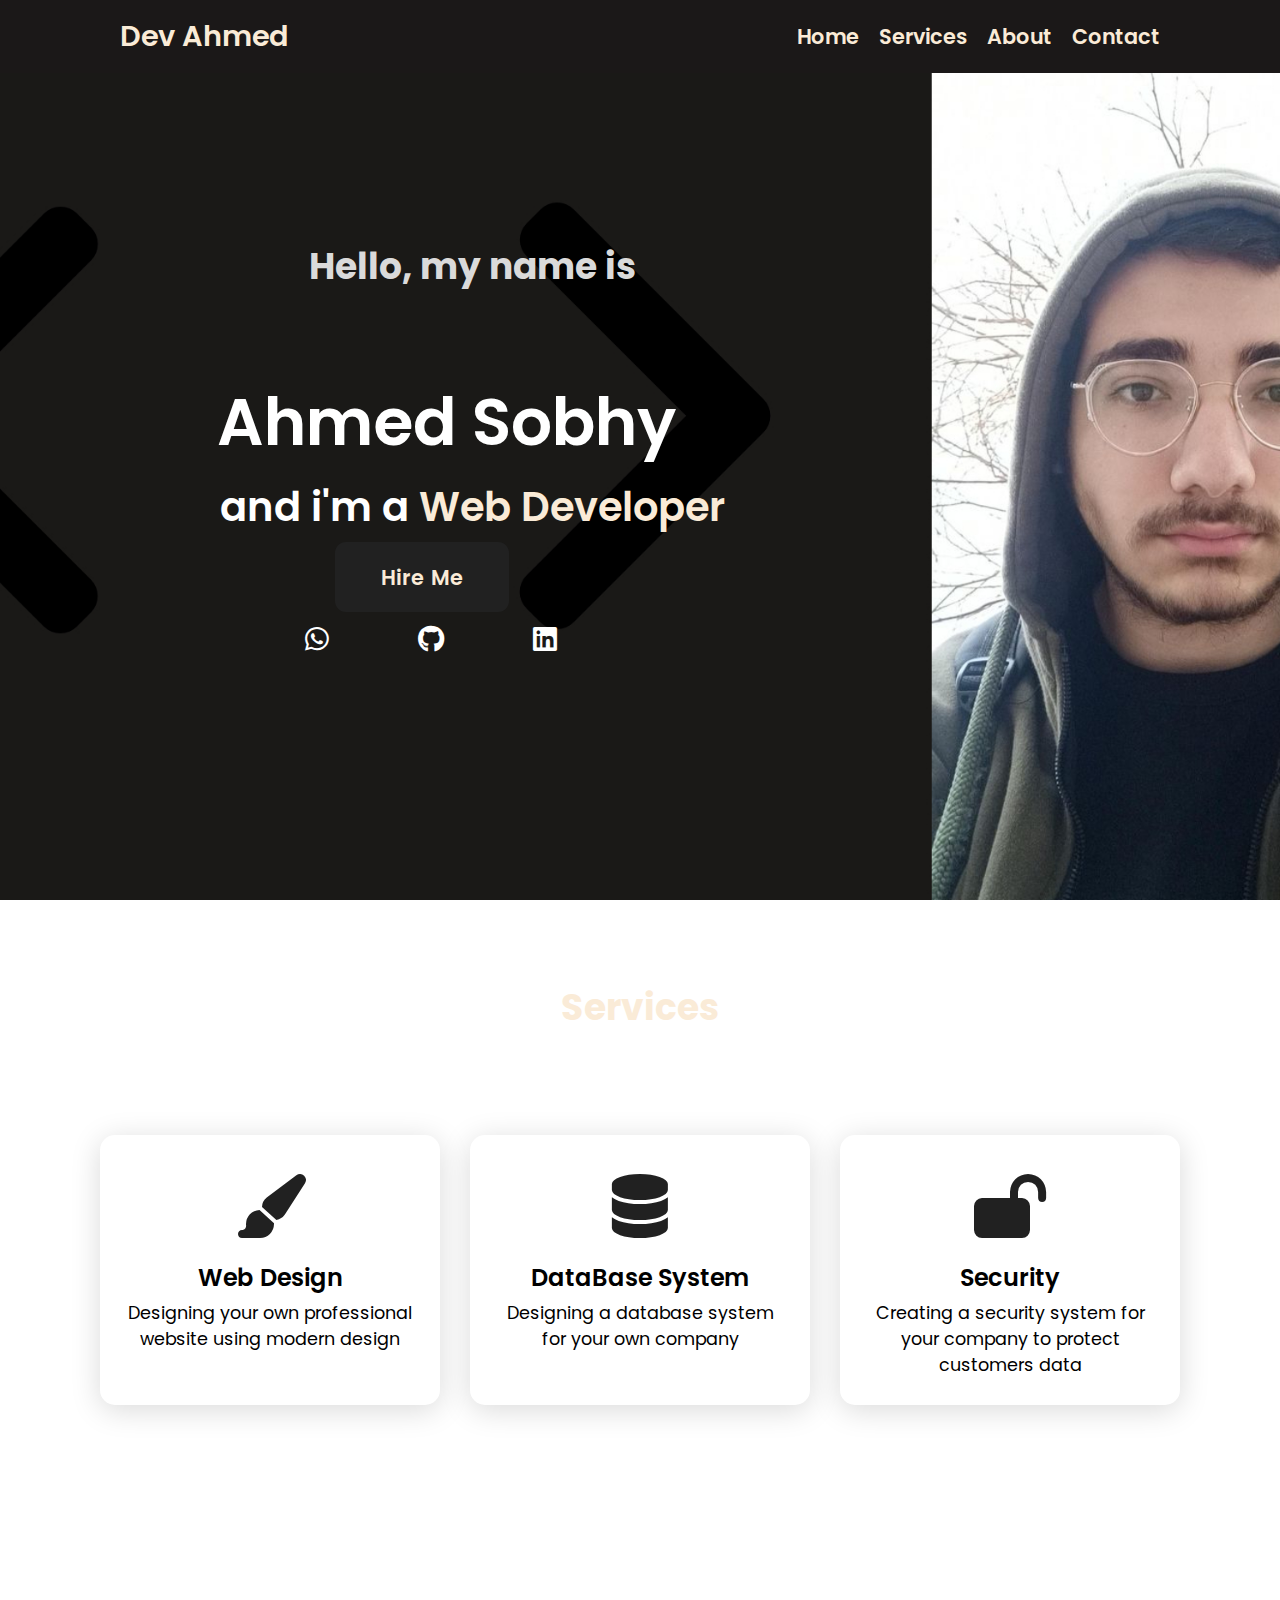
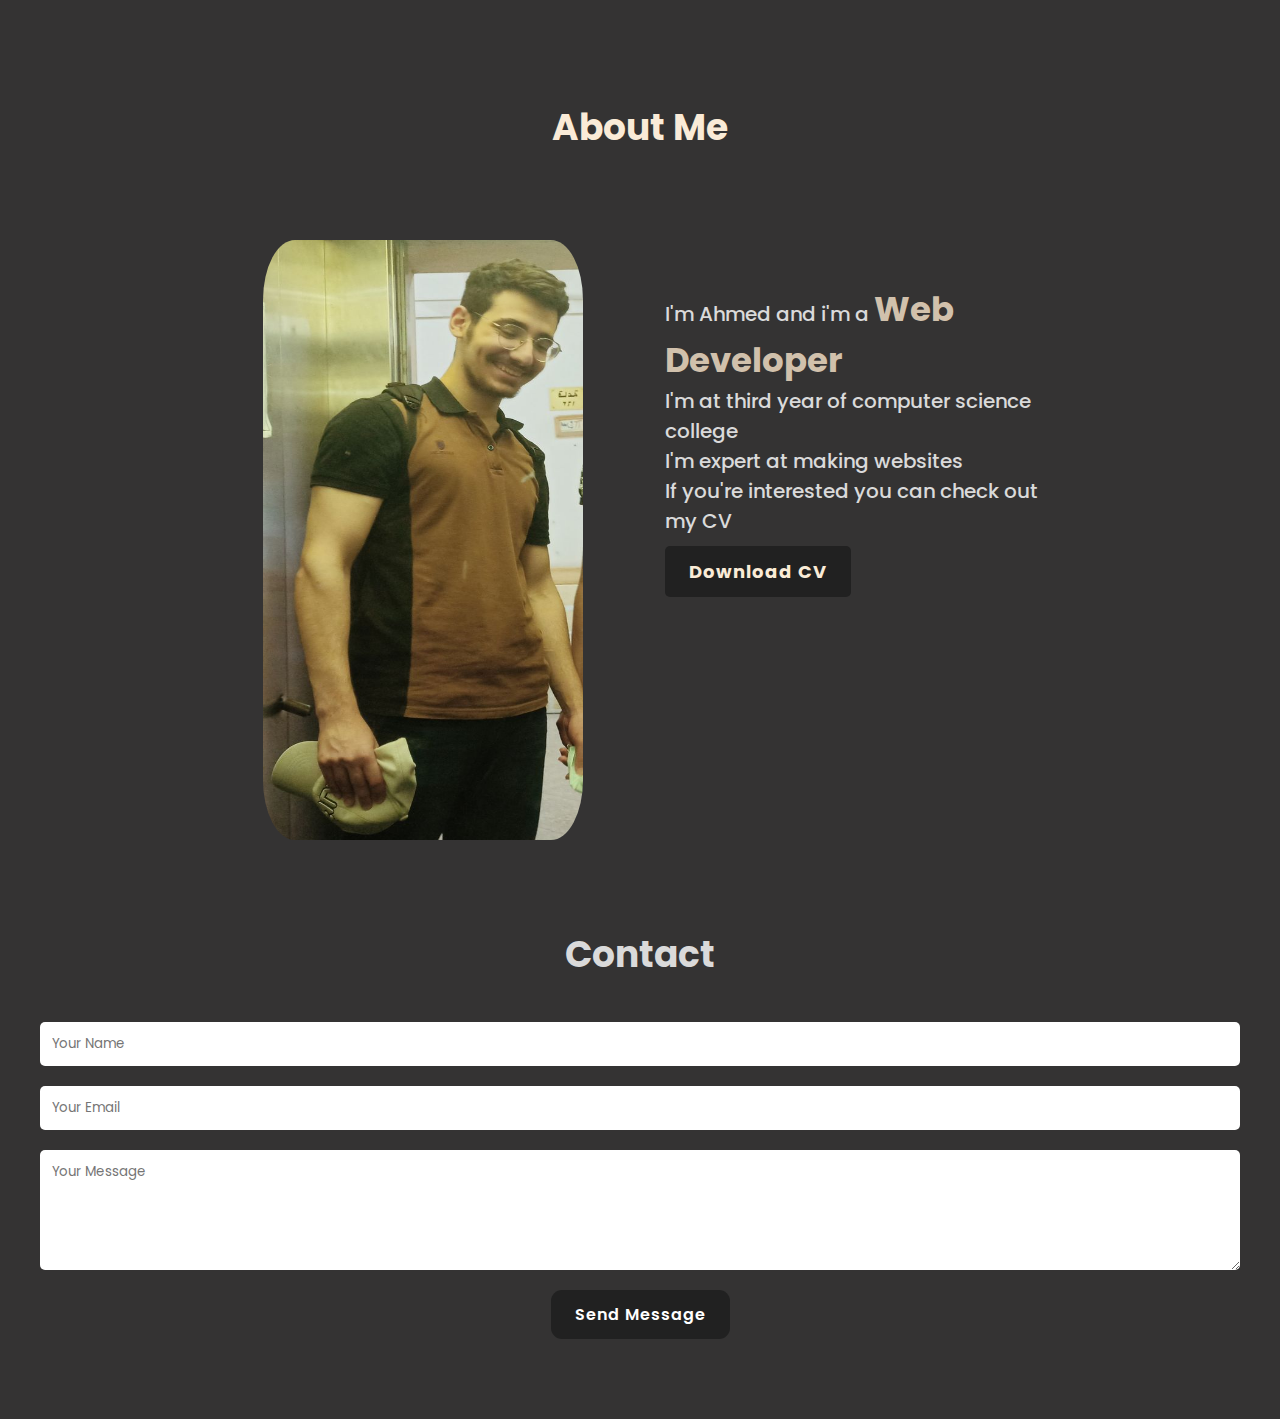
<file: Task1 Portfolio Website/index.html>
<!DOCTYPE html>
<html lang="en">

<head>
    <meta charset="UTF-8">
    <meta http-equiv="X-UA-Compatible" content="IE=edge">
    <meta name="viewport" content="width=device-width, initial-scale=1.0">
    <link rel="stylesheet" href="https://cdnjs.cloudflare.com/ajax/libs/font-awesome/6.1.1/css/all.min.css">
    <link rel="stylesheet" href="style.css">
    <title>Ahmed Sobhy</title>
</head>

<body>
    <header>
        <a href="#" class="logo">Dev Ahmed</a>
        <nav class="navigation">
            <ul>
              <li><a href="#">Home</a></li>
              <li class="dropdown">
                <a href="#services">Services</a>
                <div class="dropdown-content">
                  <a href="#">Web Design</a>
                  <a href="#">DataBase System</a>
                  <a href="#">Security</a>
                </div>
              </li>
              <li><a href="#about-section">About</a></li>
              <li><a href="#contacts-section">Contact</a></li>
            </ul>
          </nav>
      </header>
    <!-- home  -->
    <section class=" home">
        <div class="max-width">
            <div class="home-content">
                <div class="text-1">Hello, my name is</div>
                <div class="text-2">Ahmed Sobhy</div>
                <div class="text-3">and i'm a <span>Web Developer</span></div>
                <a href="#contacts-section" class="main-btn">Hire Me</a>
                <div class="socialmedia">
                    <a href="https://wa.me/0000000000" target="_blank"><i class="fa-brands fa-whatsapp"></i></a>
                    <a href="https://github.com/AhmedSobhyToR" target="_blank"><i class="fa-brands fa-github"></i></a>
                    <a href="https://www.linkedin.com/in/ahmed-sobhy-38709a278/" target="_blank"><i class="fa-brands fa-linkedin"></i></a>
                </div>
            </div>

        </div>

    </section>


    <!-- Services -->

    <section class="cards" id="services">
        <div class="text-1" id="service">Services</div>

        <div class="services-content">
            <div class="card">
                <div class="icon"><i class="fa-solid fa-paintbrush"></i></div>
                <div>Web Design</div>
                <p class="pcards">Designing your own professional website using modern design</p>
            </div>

            <div class="card">
                <div class="icon"><i class="fa-solid fa-database"></i></div>
                <div>DataBase System</div>
                <p class="pcards">Designing a database system for your own company</p>
            </div>

            <div class="card">
                <div class="icon"><i class="fa-solid fa-lock-open"></i></div>
                <div>Security</div>
                <p class="pcards">Creating a security system for your company to protect customers data</p>
            </div>

        </div>

    </section>


    <section class="about" id="about-section">

        <div class="text-1" id="service">About Me</div>
        <div class="about-content">
            <!-- Left content -->
            <div class="left-about">
                <img src="images/about.jpg" alt="" id="aboutimg">
            </div>
            <!-- Right Content -->
            <div class="right-about">
                <div class="about-text">
                    <p>I'm Ahmed and i'm a <span>Web Developer</span></p>
                    <p>I'm at third year of computer science college</p>
                    <p>I'm expert at making websites</p>
                    <p>If you're interested you can check out my CV</p>
                    <a href="AhmedSobhy_CV.pdf" target="_blank" id="CV">Download CV</a>
                </div>
            </div>
        </div>

    </section>

        <section class="contact-section" id="contacts-section">
            <div class="container">
              <h2>Contact</h2>
              <form>
                <input type="text" id="YourName" placeholder="Your Name">
                <input type="email" id="YourEmail" placeholder="Your Email">
                <textarea id="YourMessage"  placeholder="Your Message"></textarea>
                <button type="submit">Send Message</button>
              </form>
            </div>
          </section>
        
          <script src="index.js"></script>

</body>

</html>
</file>
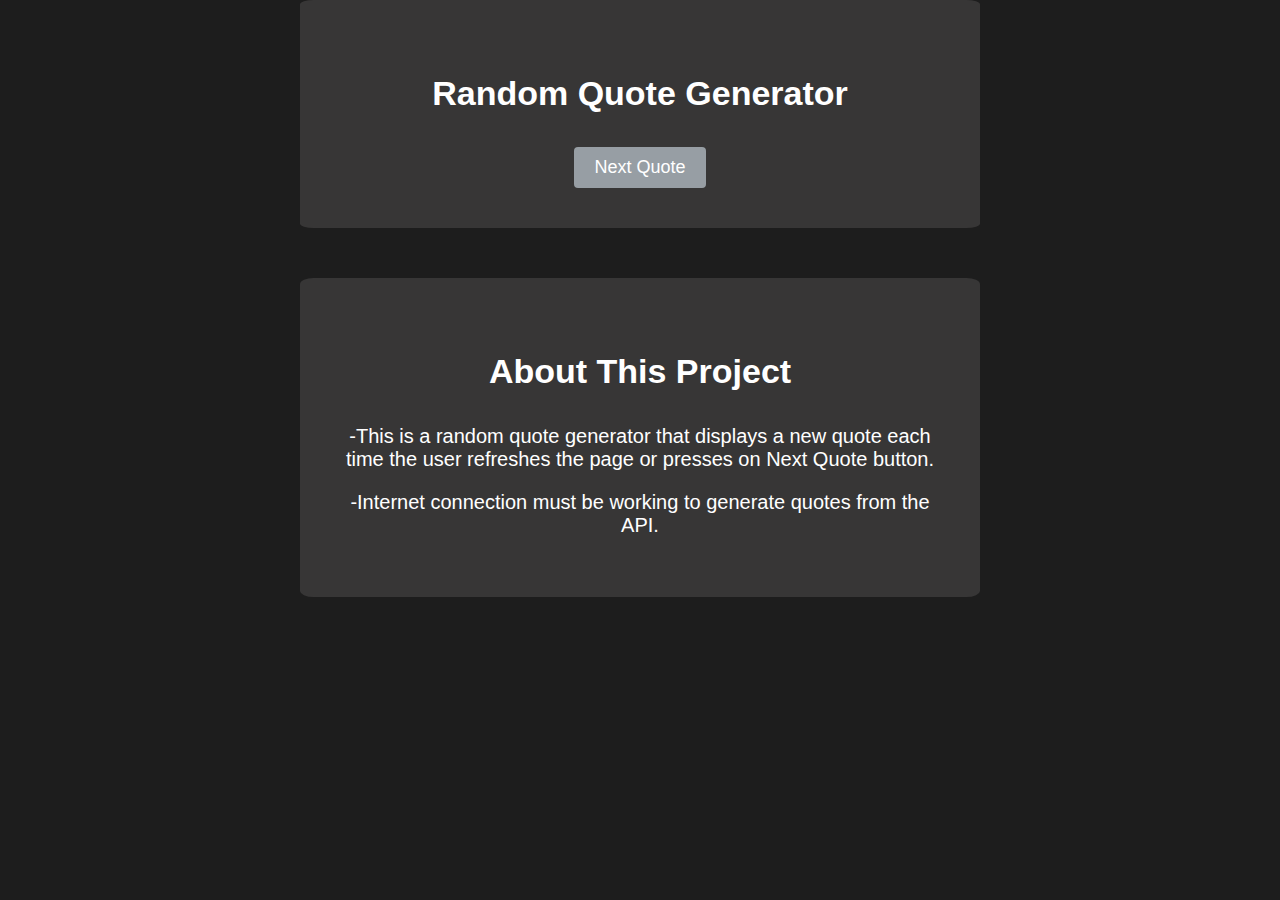
<file: Task3 Random Quote Generator/index.html>
<!DOCTYPE html>
<html>
<head>
    <meta charset="UTF-8">
    <meta http-equiv="X-UA-Compatible" content="IE=edge">
    <meta name="viewport" content="width=device-width, initial-scale=1.0">
    <title>Random Quote Generator</title>
<link rel="stylesheet" href="index.css">
</head>
<body>
  <section class="quote-section">
    <div class="box">
      <p class="head-word">Random Quote Generator</p>
      <p id="quote"></p>
      <button onclick="Quotes()">Next Quote</button>
    </div>
  </section>

  <section class="about-section">
    <div class="box">
      <p class="head-word">About This Project</p>
      <p>-This is a random quote generator that displays a new quote each time the user
         refreshes the page or presses on Next Quote button.</p>
    <p>-Internet connection must be working to generate quotes from the API.</p>
    </div>
  </section>

  <script src="index.js"></script>
</body>
</html>
</file>
<file: Task1 Portfolio Website/style.css>
@import url('https://fonts.googleapis.com/css2?family=Poppins:ital,wght@0,100;0,200;0,300;0,900;1,100;1,200;1,300;1,800&display=swap');

* {
    font-family: 'Poppins', sans-serif;
    margin: 0;
    padding: 0;
    box-sizing: border-box;
    scroll-behavior: smooth;
  }

  header {
    background-color: rgb(27, 24, 24);
    width: 100%;
    position: fixed;
    z-index: 999;
    display: flex;
    justify-content: space-between;
    align-items: center;
    padding: 15px 120px;
  }

  .logo {
    text-decoration: none;
    color: antiquewhite;
    font-weight: 600;
    font-size: 1.8em;
  }

  .navigation ul {
    list-style: none;
    display: flex;
    align-items: center;
  }

  .navigation li {
    margin-left: 20px;
  }

  .navigation a {
    color: antiquewhite;
    text-decoration: none;
    font-weight: 550;
    font-size: 1.3em;
  }

  .navigation a:hover {
    color: rgb(209, 193, 172);
  }
.home {
    display: flex;
    align-items: center;
    background: url("images/home-background.jpg") no-repeat center;
    background-size: cover;
    background-position: center;
    /*بتخلى الصورة ثابتة لما بسكرول تحت*/
    background-attachment: fixed;

    height: 100vh;
    width: 100%;
    color: white;
    min-height: 500px;
    padding: 0px 180px;
}

.home .max-width {
    margin: auto 0 auto 40px;
}

.text-1 {
    font-size: 37px;
    font-weight: 550;

}

.text-2 {
    font-size: 65px;
    font-weight: 600;
    margin-left: -3px;
}

.text-3 {
    font-size: 40px;
    margin: 5px 0;
    font-weight: 550;

}

.text-3 span {
    color: antiquewhite;
}

.main-btn {
    color: antiquewhite;
    background-color: rgb(33, 33, 33);
    text-decoration: none;
    font-weight: 600;
    font-size: 1.3em;
    display: inline-block;
    padding: 0.9375em 2.1875em;
    letter-spacing: 1px;
    border-radius: 11px;
    margin-bottom: 7px;
    margin-left: 115px;
    transition: 0.05s ease;
}

.main-btn:hover {
    color: rgb(209, 193, 172);
    transform: scale(1.03);
}

.socialmedia a {
    color: #fff;
    font-size: 1.7em;
    margin-left: 85px;
}
.dropdown {
    position: relative;
    display: inline-block;
}

.dropdown-content {
    display: none;
    position: absolute;
    min-width: 200px;
    padding: 10px;
    background-color: #f9f9f9;
    box-shadow: 0px 8px 16px 0px rgba(0,0,0,0.2);
    z-index: 1;
}

.dropdown:hover .dropdown-content {
    display: block;
}

.dropdown-content a {
    color: black;
    padding: 8px 12px;
    text-decoration: none;
    display: block;
}

.dropdown-content a:hover {
    background-color: #f1f1f1;
}


#service {
    display: flex;
    justify-content: center;
    color: antiquewhite;
    margin-bottom: 85px;
    margin-top: 80px;
}

.services-content {
    display: flex;
    justify-content: center;
    flex-direction: row;
    /*  عشان لما اصغر الصفحة الكروت تنزل تحت بعض مش يصغر حجم الكارت */
    flex-wrap: wrap;
}


.card {

    background-color: #fff;
    width: 21.25em;
    box-shadow: 0 5px 30px rgba(1 1 1/15%);
    border-radius: 15px;
    /* مساحة جوه الكارت نفسه */
    padding: 25px;
    /* مساحة بين الكروت وبعضها */
    margin: 15px;
    transition: 0.3s ease;
}

.card:hover {
    transform: scale(1.1);
    background-color: antiquewhite;

}

.icon {
    font-size: 4em;
    text-align: center;
    color: rgb(33, 33, 33);
}

.icon:hover {
    color: white;
}


.icon+div {
    text-align: center;
    font-size: 1.5em;
    font-weight: 550;
    margin: 5px;
}

.pcards {
    text-align: center;
    font-size: 1.1em;
    margin: 2px;
}

.cards {
    margin-bottom: 180px;

}





.about-content {
    flex-direction: column;
    flex-wrap: wrap;
    align-items: center;
    justify-content: space-between;
}




#aboutimg {
    width: 320px;
    height: 600px;
    object-fit: fill;
    margin-left: 190px;
    border-radius: 6px;
}

.about-text {
    color: white;
    font-size: 1.5em;
    font-weight: 500;
    margin-right: 200px;
    margin-top: -200px;
}

.about-text span {
    font-weight: 550;
    font-size: 1.7em;
    color: antiquewhite;

}

#CV :hover {
    color: rgb(209, 193, 172);
    transform: scale(1.03);
}

/* About Section */
.about {
    background-color: #343333;
    padding-top: 20px;
}

.about-content {
    display: flex;
    flex-direction: row;
    justify-content: space-between;
    align-items: center;
    max-width: 1200px;
    margin: 0 auto;
}

.text-1 {
    font-size: 36px;
    font-weight: 700;
    text-align: center;
    margin-bottom: 80px;
    color: #dadada;
}

.left-about {
    flex: 1;
    text-align: center;
}

#aboutimg {
    max-width: 100%;
    border-radius: 10%;
}

.right-about {
    flex: 1;
    padding-left: 50px;
}

.about-text {
    font-size: 20px;
    line-height: 1.5;
    color: #dadada;
}

.about-text span {
    font-weight: 700;
    color: rgb(209, 193, 172);

}

#CV {

    color: antiquewhite;
    background-color: rgb(33, 33, 33);
    text-decoration: none;
    font-weight: 550;
    font-size: 0.7em;

    padding: 0.9375em 2.1875em;
    letter-spacing: 1px;
    border-radius: 11px;
    margin-top: 10px;
    margin-bottom: 7px;



    display: inline-block;
    padding: 12px 24px;

    font-size: 18px;
    font-weight: 700;
    text-decoration: none;
    border-radius: 5px;
    transition: all 0.3s ease;
}

#CV:hover {
    background-color: #262222;
}

/*contact section*/
#contacts-section {
    background-color: #343333;
    padding: 80px 0;
}

#contacts-section h2 {
    font-size: 36px;
    font-weight: 700;
    text-align: center;
    margin-bottom: 40px;
    color: #dadada;
}

.container {
    max-width: 1200px;
    margin: 0 auto;
}

form {
    display: flex;
    flex-direction: column;
    align-items: center;
}

#YourName,
#YourEmail,
#YourMessage{
    width: 100%;
    padding: 12px;
    margin-bottom: 20px;
    border: none;
    border-radius: 5px;
}

textarea {
    height: 120px;
}

button {
    color: #fff;
    background-color: rgb(33, 33, 33);
    font-weight: 550;
    font-size: 1em;
    padding: 12px 24px;
    letter-spacing: 1px;
    border: none;
    border-radius: 11px;
    transition: 0.3s ease;
    cursor: pointer;
}

button:hover {
    background-color: #262222;
}

.contact-section label {
    color: #dadada;
    font-size: 1em;
    font-weight: 500;
    margin-bottom: 10px;
}

.contact-section p {
    color: #dadada;
    font-size: 0.9em;
    text-align: center;
}
</file>
<file: Task3 Random Quote Generator/index.css>
body {
font-family: Arial, sans-serif;
text-align: center;
background-color: #1d1d1d;
color: #ffffff;
margin: 0;
}

.box {
max-width: 600px;
margin: 0 auto 50px auto;
padding: 40px;
background-color: #373636;
border-radius: 2%;
}

.head-word{
    font-size: 34px;
    font-weight: bold;
}
p{
    font-size: 20px;
}

button {
padding: 10px 20px;
background-color: #979ea4;
color: #ffffff;
border: none;
border-radius: 4px;
cursor: pointer;
font-size: 18px;
transition: background-color 0.3s ease;
}

button:hover {
background-color: #465c75;
}
</file>
